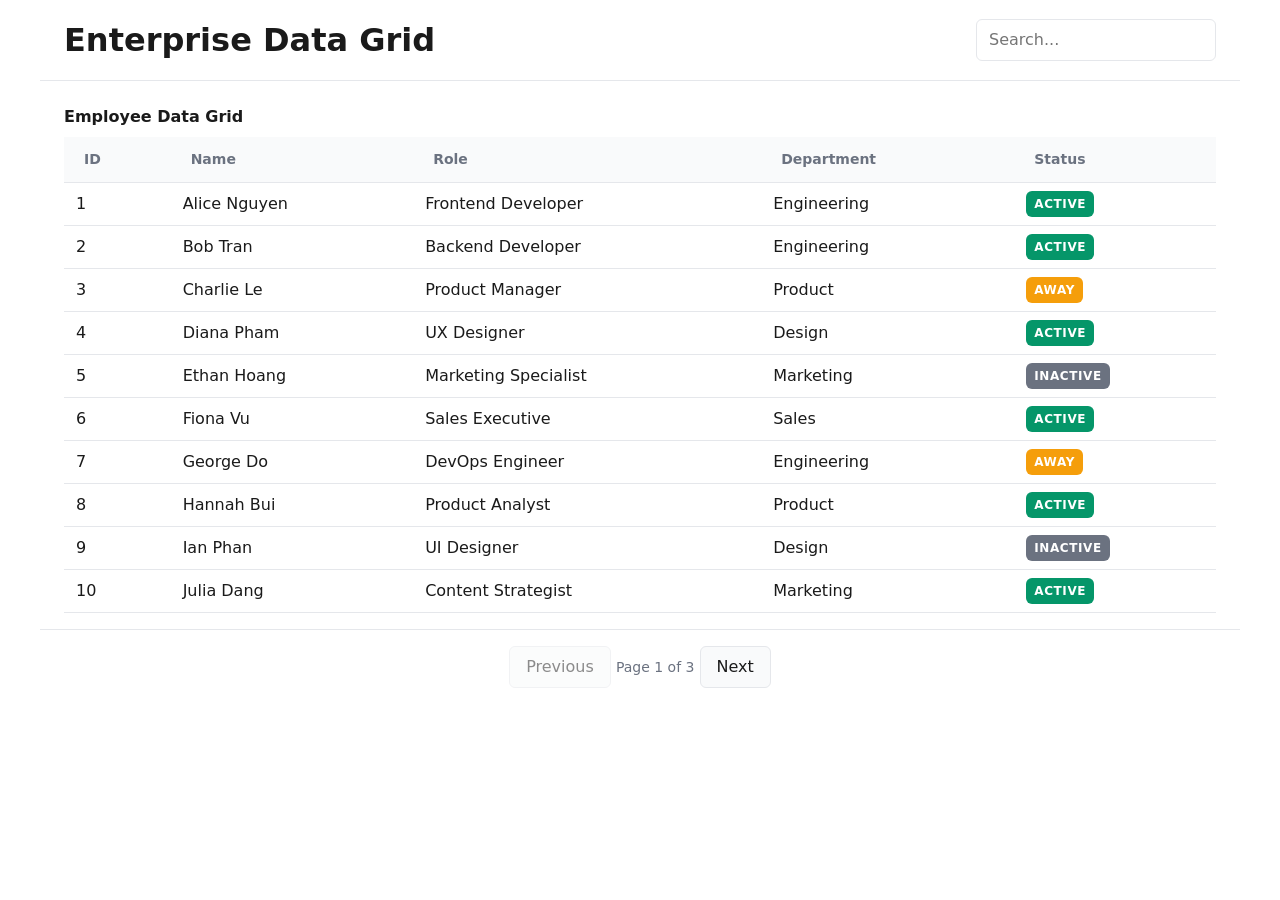
<file: index.html>
<!DOCTYPE html>
<html lang="en">
<head>
    <meta charset="UTF-8">
    <meta name="viewport" content="width=device-width, initial-scale=1.0">
    <title>Enterprise Data Grid</title>
    <link rel="stylesheet" href="css/reset.css">
    <link rel="stylesheet" href="css/variables.css">
    <link rel="stylesheet" href="css/layout.css">
    <link rel="stylesheet" href="css/components.css">
</head>
<body>
    <a href="#main-content" class="skip-link">Skip to main content</a>

    <header>
        <h1>Enterprise Data Grid</h1>
        <input
            type="search"
            id="search-input"
            placeholder="Search..."
            aria-label="Search table data"
        >
    </header>

    <main id="main-content">
        <table
            id="data-grid"
            role="grid"
            aria-label="Enterprise Data Grid"
        >
            <caption>Employee Data Grid</caption>
            <thead>
                <tr>
                    <th scope="col" aria-sort="none">
                        <button type="button" class="sort-btn" data-sort="id">
                            ID
                        </button>
                    </th>
                    <th scope="col" aria-sort="none">
                        <button type="button" class="sort-btn" data-sort="name">
                            Name
                        </button>
                    </th>
                    <th scope="col" aria-sort="none">
                        <button type="button" class="sort-btn" data-sort="role">
                            Role
                        </button>
                    </th>
                    <th scope="col" aria-sort="none">
                        <button type="button" class="sort-btn" data-sort="department">
                            Department
                        </button>
                    </th>
                    <th scope="col" aria-sort="none">
                        <button type="button" class="sort-btn" data-sort="status">
                            Status
                        </button>
                    </th>
                </tr>
            </thead>
            <tbody id="grid-body">
            </tbody>
        </table>
    </main>

    <footer>
        <nav aria-label="Table pagination">
            <button
                type="button"
                id="prev-page"
                aria-label="Previous Page"
                disabled
            >
                Previous
            </button>
            <span id="page-info" aria-live="polite">Page 1 of 1</span>
            <button
                type="button"
                id="next-page"
                aria-label="Next Page"
                disabled
            >
                Next
            </button>
        </nav>
    </footer>

    <script src="js/data.js" defer></script>
    <script src="js/render.js" defer></script>
    <script src="js/sort.js" defer></script>
    <script src="js/pagination.js" defer></script>
    <script src="js/keyboard-nav.js" defer></script>
</body>
</html>
</file>
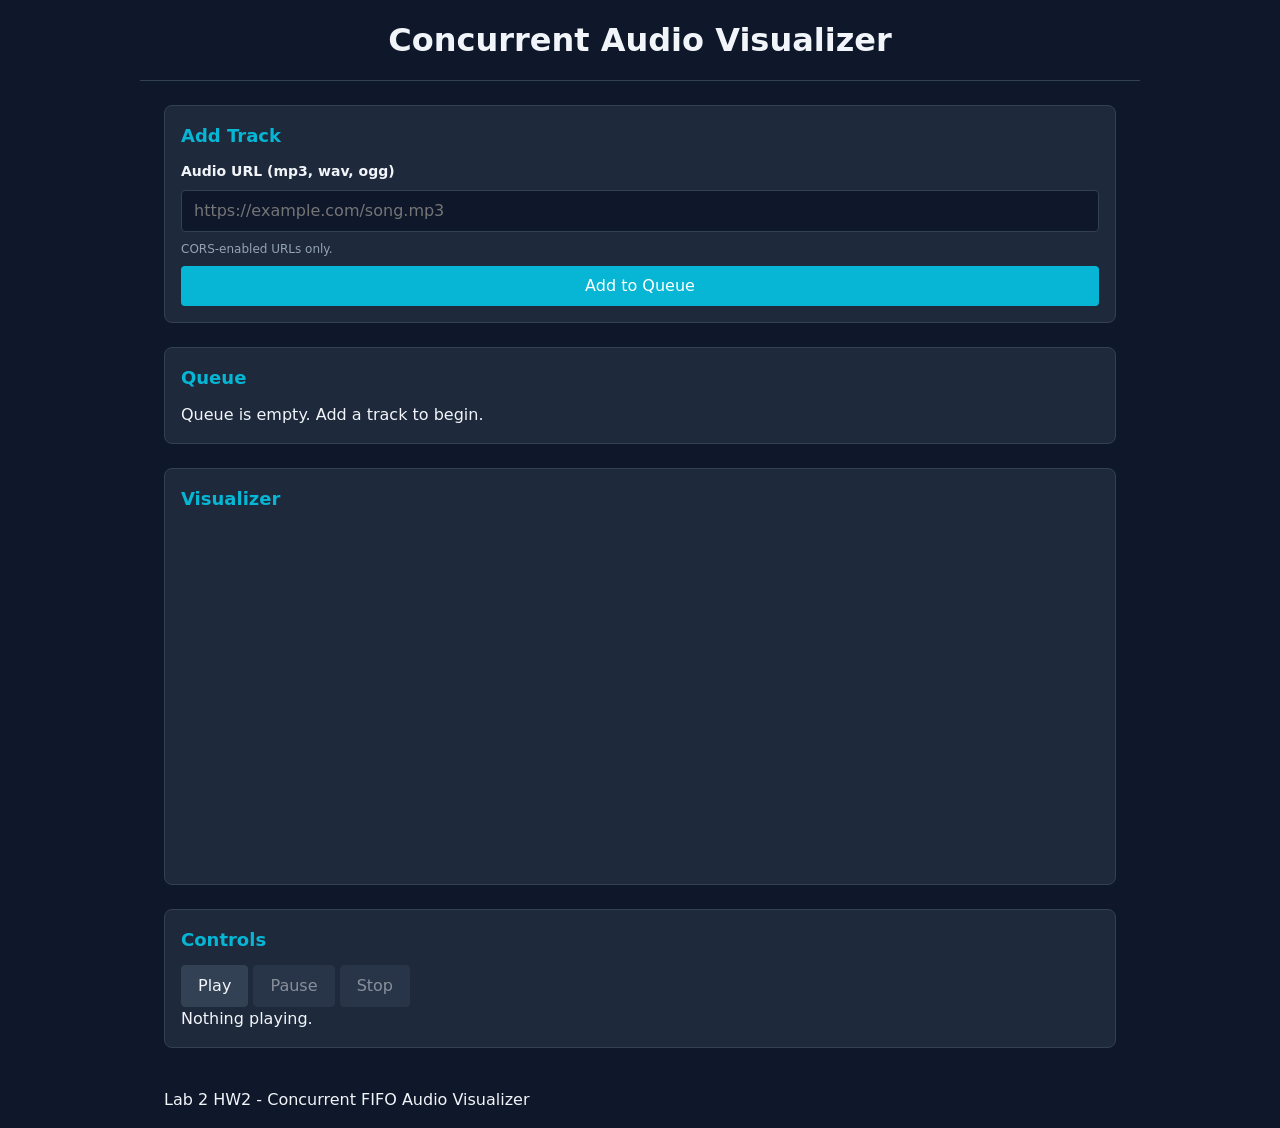
<file: web-lab2-homework2/index.html>
<!DOCTYPE html>
<html lang="en">
<head>
    <meta charset="UTF-8">
    <meta name="viewport" content="width=device-width, initial-scale=1.0">
    <title>Concurrent Audio Visualizer</title>
    <link rel="stylesheet" href="css/variables.css">
    <link rel="stylesheet" href="css/main.css">
</head>
<body>
    <a href="#main-content" class="skip-link">Skip to main content</a>

    <header>
        <h1>Concurrent Audio Visualizer</h1>
    </header>

    <main id="main-content">
        <section id="add-track-section" aria-labelledby="add-track-heading">
            <h2 id="add-track-heading">Add Track</h2>

            <form id="add-track-form">
                <label for="track-url">Audio URL (mp3, wav, ogg)</label>
                <input
                    type="url"
                    id="track-url"
                    name="track-url"
                    placeholder="https://example.com/song.mp3"
                    required
                    aria-describedby="url-hint"
                >
                <small id="url-hint">CORS-enabled URLs only.</small>
                <button type="submit" id="add-track-btn">Add to Queue</button>
            </form>
        </section>

        <section id="queue-section" aria-labelledby="queue-heading">
            <h2 id="queue-heading">Queue</h2>
            <p id="queue-empty" aria-live="polite">Queue is empty. Add a track to begin.</p>
            <ol id="queue-list" aria-live="polite"></ol>
        </section>

        <section id="visualizer-section" aria-labelledby="visualizer-heading">
            <h2 id="visualizer-heading">Visualizer</h2>
            <canvas
                id="visualizer-canvas"
                width="800"
                height="300"
                role="img"
                aria-label="Audio frequency visualizer"
            ></canvas>
        </section>

        <section id="controls-section" aria-labelledby="controls-heading">
            <h2 id="controls-heading">Controls</h2>
            <button id="play-btn" type="button" aria-label="Play current track">Play</button>
            <button id="pause-btn" type="button" aria-label="Pause current track" disabled>Pause</button>
            <button id="stop-btn" type="button" aria-label="Stop current track" disabled>Stop</button>
            <p id="now-playing" aria-live="polite">Nothing playing.</p>
        </section>
    </main>

    <footer>
        <p>Lab 2 HW2 - Concurrent FIFO Audio Visualizer</p>
    </footer>

    <script src="js/queue.js" defer></script>
    <script src="js/audio-engine.js" defer></script>
    <script src="js/visualizer.js" defer></script>
    <script src="js/cleanup.js" defer></script>
    <script src="js/main.js" defer></script>
</body>
</html>
</file>
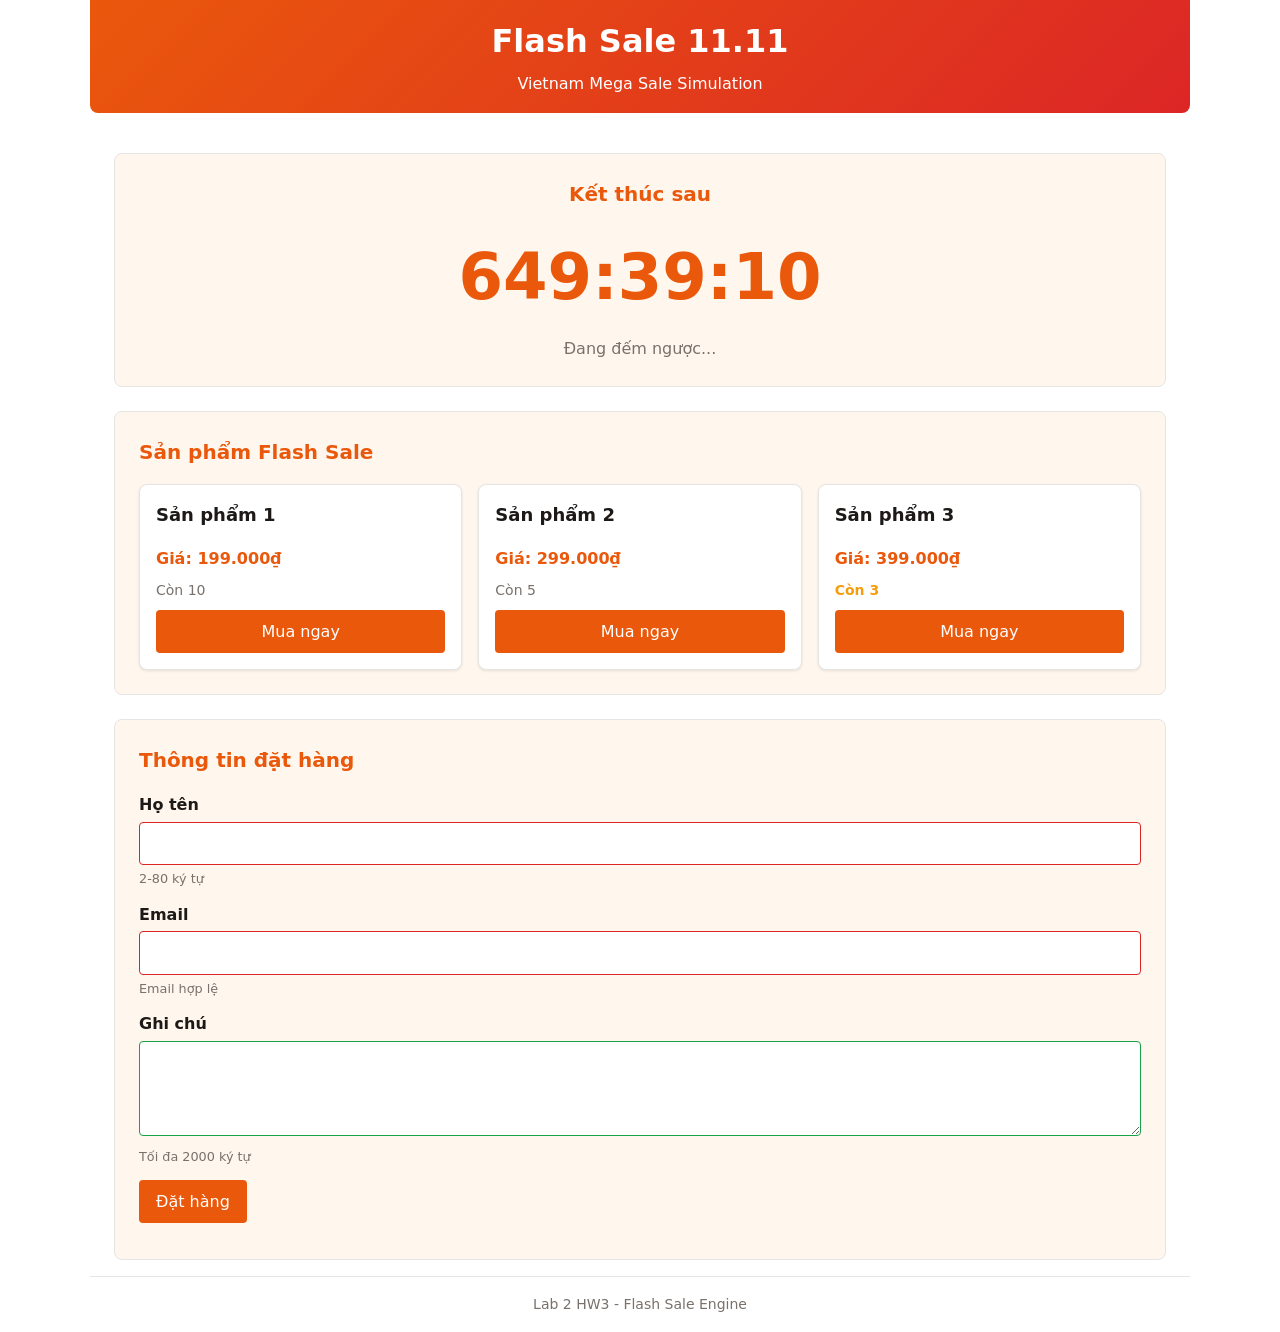
<file: web-lab2-homework3/index.html>
<!DOCTYPE html>
<html lang="vi">
<head>
  <meta charset="UTF-8">
  <meta name="viewport" content="width=device-width, initial-scale=1.0">
  <title>Flash Sale 11.11 - Vietnam Mega Sale</title>
  <link rel="stylesheet" href="css/variables.css">
  <link rel="stylesheet" href="css/layout.css">
  <link rel="stylesheet" href="css/components.css">
</head>
<body>
  <a href="#main-content" class="skip-link">Chuyển đến nội dung chính</a>

  <header>
    <h1>Flash Sale 11.11</h1>
    <p>Vietnam Mega Sale Simulation</p>
  </header>

  <main id="main-content">
    <section id="countdown-section" aria-labelledby="countdown-heading">
      <h2 id="countdown-heading">Kết thúc sau</h2>
      <time id="countdown-target" datetime="2026-12-31T23:59:59Z" data-target="2026-12-31T23:59:59Z">
        <span id="cd-display" role="timer" aria-live="off">--:--:--</span>
      </time>
      <p id="cd-status" aria-live="polite">Đang đếm ngược...</p>
    </section>

    <section id="inventory-section" aria-labelledby="inventory-heading">
      <h2 id="inventory-heading">Sản phẩm Flash Sale</h2>
      <ul class="product-grid" id="product-list" role="list">
        <li class="card product-card" data-id="sp-001" data-stock="10">
          <h3>Sản phẩm 1</h3>
          <p class="price">Giá: <strong>199.000₫</strong></p>
          <p class="stock" data-stock-display>Còn 10 sản phẩm</p>
          <button class="buy-btn" data-action="buy" data-id="sp-001" type="button">Mua ngay</button>
        </li>
        <li class="card product-card" data-id="sp-002" data-stock="5">
          <h3>Sản phẩm 2</h3>
          <p class="price">Giá: <strong>299.000₫</strong></p>
          <p class="stock" data-stock-display>Còn 5 sản phẩm</p>
          <button class="buy-btn" data-action="buy" data-id="sp-002" type="button">Mua ngay</button>
        </li>
        <li class="card product-card" data-id="sp-003" data-stock="3">
          <h3>Sản phẩm 3</h3>
          <p class="price">Giá: <strong>399.000₫</strong></p>
          <p class="stock" data-stock-display>Còn 3 sản phẩm</p>
          <button class="buy-btn" data-action="buy" data-id="sp-003" type="button">Mua ngay</button>
        </li>
      </ul>
      <p id="inventory-status" aria-live="polite"></p>
    </section>

    <section id="checkout-section" aria-labelledby="checkout-heading">
      <h2 id="checkout-heading">Thông tin đặt hàng</h2>
      <form id="register-form" novalidate>
        <p>
          <label for="reg-name">Họ tên</label>
          <input type="text" id="reg-name" name="name" required minlength="2" maxlength="80" autocomplete="name" aria-describedby="reg-name-hint">
          <small id="reg-name-hint">2-80 ký tự</small>
        </p>

        <p>
          <label for="reg-email">Email</label>
          <input type="email" id="reg-email" name="email" required maxlength="254" autocomplete="email" aria-describedby="reg-email-hint">
          <small id="reg-email-hint">Email hợp lệ</small>
        </p>

        <p>
          <label for="reg-message">Ghi chú</label>
          <textarea id="reg-message" name="message" rows="3" maxlength="2000" aria-describedby="reg-message-hint"></textarea>
          <small id="reg-message-hint">Tối đa 2000 ký tự</small>
        </p>

        <p>
          <button type="submit" id="reg-submit">Đặt hàng</button>
        </p>

        <p id="form-status" role="status" data-state="idle" aria-live="polite"></p>
      </form>
    </section>
  </main>

  <footer>
    <p>Lab 2 HW3 - Flash Sale Engine</p>
  </footer>

  <script src="js/sanitize.js" defer></script>
  <script src="js/form-state.js" defer></script>
  <script src="js/countdown.js" defer></script>
  <script src="js/inventory.js" defer></script>
  <script src="js/main.js" defer></script>
</body>
</html>
</file>
<file: css/variables.css>
:root {
    /* Colors */
    --bg: #ffffff;
    --text: #1a1a1a;
    --muted: #6b7280;
    --border: #e5e7eb;
    --card-bg: #f9fafb;
    --hover-bg: #f3f4f6;
    --accent: #2563eb;
    --accent-contrast: #ffffff;
    --focus: #f59e0b;
    --success: #059669;
    --danger: #dc2626;

    /* Spacing scale (4px base) */
    --space-1: 0.25rem;
    --space-2: 0.5rem;
    --space-3: 0.75rem;
    --space-4: 1rem;
    --space-6: 1.5rem;
    --space-8: 2rem;

    /* Radius & shadows */
    --radius: 6px;
    --shadow-sm: 0 1px 2px rgba(0, 0, 0, 0.05);
}
</file>
<file: css/layout.css>
body {
    font-family: system-ui, -apple-system, sans-serif;
    background: var(--bg);
    color: var(--text);
}

.skip-link {
    position: absolute;
    inset-inline-start: -9999px;
    background: var(--accent);
    color: var(--accent-contrast);
    padding: var(--space-2) var(--space-3);
    border-radius: var(--radius);
    z-index: 100;
}

.skip-link:focus {
    inset-inline-start: var(--space-3);
    top: var(--space-3);
}

header,
main,
footer {
    max-width: 1200px;
    margin-inline: auto;
    padding: var(--space-4) var(--space-6);
}

header {
    display: flex;
    justify-content: space-between;
    align-items: center;
    flex-wrap: wrap;
    gap: var(--space-3);
    border-bottom: 1px solid var(--border);
    padding-block: var(--space-4);
}

footer {
    display: flex;
    justify-content: center;
    align-items: center;
    gap: var(--space-4);
    border-top: 1px solid var(--border);
    padding-block: var(--space-4);
}

#search-input {
    padding: var(--space-2) var(--space-3);
    border: 1px solid var(--border);
    border-radius: var(--radius);
    background: var(--bg);
    color: var(--text);
    min-width: 240px;
}

.table-wrap {
    overflow-x: auto;
}

@media (max-width: 600px) {
    header,
    main,
    footer {
        padding-inline: var(--space-3);
    }

    header {
        flex-direction: column;
        align-items: stretch;
    }

    #search-input {
        width: 100%;
        min-width: 0;
    }
}
</file>
<file: css/components.css>
:focus-visible {
    outline: 3px solid var(--focus);
    outline-offset: 2px;
    border-radius: 4px;
}

table {
    width: 100%;
    border-collapse: collapse;
    text-align: left;
}

caption {
    caption-side: top;
    padding: var(--space-2) 0;
    font-weight: 600;
    text-align: left;
}

th,
td {
    padding: var(--space-2) var(--space-3);
    border-bottom: 1px solid var(--border);
    vertical-align: middle;
}

thead th {
    background: var(--card-bg);
    font-weight: 600;
    font-size: 0.875rem;
    text-transform: uppercase;
    letter-spacing: 0.05em;
    color: var(--muted);
}

tbody tr:hover {
    background: var(--hover-bg);
}

tbody tr:focus-within {
    background: var(--hover-bg);
    outline: 2px solid var(--focus);
    outline-offset: -2px;
}

.sort-btn {
    background: transparent;
    border: none;
    padding: var(--space-1) var(--space-2);
    font: inherit;
    font-weight: inherit;
    color: inherit;
    cursor: pointer;
    display: inline-flex;
    align-items: center;
    gap: var(--space-1);
    border-radius: var(--radius);
}

.sort-btn:hover {
    background: var(--border);
}

.sort-btn[aria-sort="ascending"]::after {
    content: " ▲";
    font-size: 0.75em;
    color: var(--accent);
}

.sort-btn[aria-sort="descending"]::after {
    content: " ▼";
    font-size: 0.75em;
    color: var(--accent);
}

#prev-page,
#next-page {
    padding: var(--space-2) var(--space-4);
    border: 1px solid var(--border);
    background: var(--card-bg);
    color: var(--text);
    border-radius: var(--radius);
    cursor: pointer;
    font-weight: 500;
}

#prev-page:hover:not(:disabled),
#next-page:hover:not(:disabled) {
    background: var(--accent);
    color: var(--accent-contrast);
    border-color: var(--accent);
}

#prev-page:disabled,
#next-page:disabled {
    opacity: 0.5;
    cursor: not-allowed;
}

.badge {
    display: inline-block;
    padding: var(--space-1) var(--space-2);
    border-radius: var(--radius);
    font-size: 0.75rem;
    font-weight: 600;
    text-transform: uppercase;
    letter-spacing: 0.05em;
}

.badge-active {
    background: var(--success);
    color: var(--accent-contrast);
}

.badge-away {
    background: var(--focus);
    color: var(--accent-contrast);
}

.badge-inactive {
    background: var(--muted);
    color: var(--accent-contrast);
}

#page-info {
    font-size: 0.875rem;
    color: var(--muted);
    font-variant-numeric: tabular-nums;
}

@media (max-width: 600px) {
    th,
    td {
        padding: var(--space-1) var(--space-2);
        font-size: 0.875rem;
    }
}
</file>
<file: web-lab2-homework2/css/variables.css>
:root {
    /* Colors - Dark Theme */
    --bg: #0f172a;
    --surface: #1e293b;
    --surface-hover: #334155;
    --text: #f1f5f9;
    --text-muted: #94a3b8;
    --border: #334155;
    --accent: #06b6d4;
    --accent-hover: #0891b2;
    --accent-contrast: #ffffff;
    --danger: #ef4444;
    --success: #22c55e;
    --focus: #fbbf24;
    --canvas-bg: #020617;
    --bar-gradient-start: #06b6d4;
    --bar-gradient-end: #a855f7;

    /* Spacing - 4px Base */
    --space-1: 0.25rem;
    --space-2: 0.5rem;
    --space-3: 0.75rem;
    --space-4: 1rem;
    --space-6: 1.5rem;
    --space-8: 2rem;

    /* Radius & Shadow */
    --radius: 8px;
    --radius-sm: 4px;
    --shadow: 0 4px 6px rgba(0, 0, 0, 0.3);

    /* Typography */
    --font-sans: system-ui, -apple-system, sans-serif;
    --font-mono: ui-monospace, "Cascadia Code", monospace;
}
</file>
<file: web-lab2-homework2/css/main.css>
/* Reset & Base */
*,
*::before,
*::after {
    box-sizing: border-box;
    margin: 0;
    padding: 0;
}

body {
    font-family: var(--font-sans);
    background: var(--bg);
    color: var(--text);
    min-height: 100vh;
    line-height: 1.5;
}

canvas {
    display: block;
    max-width: 100%;
}

/* Skip Link */
.skip-link {
    position: absolute;
    inset-inline-start: -9999px;
    background: var(--accent);
    color: var(--accent-contrast);
    padding: var(--space-2) var(--space-3);
    border-radius: var(--radius-sm);
    z-index: 100;
}

.skip-link:focus {
    inset-inline-start: var(--space-3);
    top: var(--space-3);
}

/* Focus Ring */
:focus-visible {
    outline: 3px solid var(--focus);
    outline-offset: 2px;
}

/* Layout */
header,
main,
footer {
    max-width: 1000px;
    margin-inline: auto;
    padding: var(--space-4) var(--space-6);
}

header {
    border-bottom: 1px solid var(--border);
    text-align: center;
}

main {
    display: grid;
    gap: var(--space-6);
    padding-block: var(--space-6);
}

section {
    background: var(--surface);
    border: 1px solid var(--border);
    border-radius: var(--radius);
    padding: var(--space-4);
}

section h2 {
    font-size: 1.125rem;
    margin-block-end: var(--space-3);
    color: var(--accent);
}

/* Form */
form {
    display: flex;
    flex-direction: column;
    gap: var(--space-2);
}

label {
    font-weight: 600;
    font-size: 0.875rem;
}

input[type="url"] {
    padding: var(--space-2) var(--space-3);
    background: var(--bg);
    border: 1px solid var(--border);
    border-radius: var(--radius-sm);
    color: var(--text);
    font: inherit;
}

input[type="url"]:focus {
    border-color: var(--accent);
}

small {
    color: var(--text-muted);
    font-size: 0.75rem;
}

/* Buttons */
button {
    padding: var(--space-2) var(--space-4);
    background: var(--accent);
    color: var(--accent-contrast);
    border: none;
    border-radius: var(--radius-sm);
    font-weight: 600;
    cursor: pointer;
    font: inherit;
}

button:hover:not(:disabled) {
    background: var(--accent-hover);
}

button:disabled {
    opacity: 0.5;
    cursor: not-allowed;
}

#controls-section button {
    background: var(--surface-hover);
    color: var(--text);
    border: 1px solid var(--border);
}

#controls-section button:hover:not(:disabled) {
    background: var(--accent);
    color: var(--accent-contrast);
    border-color: var(--accent);
}

/* Queue List */
#queue-list {
    list-style: none;
    display: flex;
    flex-direction: column;
    gap: var(--space-2);
}

#queue-list li {
    padding: var(--space-2) var(--space-3);
    background: var(--bg);
    border: 1px solid var(--border);
    border-radius: var(--radius-sm);
    display: flex;
    justify-content: space-between;
    align-items: center;
    gap: var(--space-2);
    word-break: break-all;
}

#queue-list li[data-status="playing"] {
    border-color: var(--accent);
}

#queue-list li[data-status="error"] {
    border-color: var(--danger);
    color: var(--danger);
}

#queue-list li[data-status="done"] {
    opacity: 0.5;
    text-decoration: line-through;
}

.track-status {
    font-size: 0.75rem;
    text-transform: uppercase;
    color: var(--text-muted);
    font-family: var(--font-mono);
    flex-shrink: 0;
}

/* Visualizer Canvas */
#visualizer-canvas {
    width: 100%;
    height: auto;
    background:
</file>
<file: web-lab2-homework3/css/variables.css>
:root {
  /* Colors */
  --bg: #ffffff;
  --surface: #fff7ed;
  --surface-alt: #ffedd5;
  --text: #1c1917;
  --text-muted: #78716c;
  --border: #e7e5e4;
  --accent: #ea580c;
  --accent-hover: #c2410c;
  --accent-contrast: #ffffff;
  --danger: #dc2626;
  --success: #16a34a;
  --warning: #f59e0b;
  --focus: #2563eb;
  --card-bg: #ffffff;
  --badge-flash: #dc2626;
  --badge-sold: #78716c;

  /* Spacing */
  --space-1: 0.25rem;
  --space-2: 0.5rem;
  --space-3: 0.75rem;
  --space-4: 1rem;
  --space-6: 1.5rem;
  --space-8: 2rem;

  /* Radius & shadow */
  --radius: 8px;
  --radius-sm: 4px;
  --shadow-sm: 0 1px 3px rgba(0, 0, 0, 0.1);
  --shadow-md: 0 4px 12px rgba(0, 0, 0, 0.15);

  /* Typography */
  --font-sans: system-ui, -apple-system, "Segoe UI", sans-serif;
  --font-mono: ui-monospace, "Cascadia Code", monospace;

  /* Z-index */
  --z-skip-link: 100;
  --z-modal: 200;
}
</file>
<file: web-lab2-homework3/css/layout.css>
*, *::before, *::after {
  box-sizing: border-box;
  margin: 0;
  padding: 0;
}

body {
  font-family: var(--font-sans);
  background: var(--bg);
  color: var(--text);
  min-height: 100vh;
  line-height: 1.6;
}

.skip-link {
  position: absolute;
  inset-inline-start: -9999px;
  background: var(--accent);
  color: var(--accent-contrast);
  padding: var(--space-2) var(--space-3);
  border-radius: var(--radius-sm);
  z-index: var(--z-skip-link);
}

.skip-link:focus {
  inset-inline-start: var(--space-3);
  top: var(--space-3);
}

header, main, footer {
  max-width: 1100px;
  margin-inline: auto;
  padding: var(--space-4) var(--space-6);
}

header {
  background: linear-gradient(135deg, var(--accent), var(--badge-flash));
  color: var(--accent-contrast);
  text-align: center;
  border-radius: 0 0 var(--radius) var(--radius);
  margin-block-end: var(--space-6);
}

header h1 {
  font-size: 2rem;
  margin-block-end: var(--space-1);
}

main {
  display: grid;
  gap: var(--space-6);
  padding-block: var(--space-4);
}

section {
  background: var(--surface);
  border: 1px solid var(--border);
  border-radius: var(--radius);
  padding: var(--space-6);
}

section h2 {
  font-size: 1.25rem;
  margin-block-end: var(--space-4);
  color: var(--accent);
}

#countdown-section {
  text-align: center;
}

#countdown-target {
  display: inline-block;
  font-variant-numeric: tabular-nums;
  font-size: clamp(2rem, 8vw, 4rem);
  font-weight: 700;
  color: var(--accent);
}

#cd-status {
  color: var(--text-muted);
  margin-block-start: var(--space-2);
}

.product-grid {
  list-style: none;
  display: grid;
  grid-template-columns: repeat(auto-fit, minmax(260px, 1fr));
  gap: var(--space-4);
  padding: 0;
}

footer {
  border-top: 1px solid var(--border);
  text-align: center;
  color: var(--text-muted);
  font-size: 0.875rem;
}

@media (prefers-reduced-motion: reduce) {
  *, *::before, *::after {
    animation-duration: 0.01ms !important;
    transition-duration: 0.01ms !important;
  }
}

@media (max-width: 600px) {
  header, main, footer {
    padding-inline: var(--space-3);
  }

  section {
    padding: var(--space-4);
  }

  header h1 {
    font-size: 1.5rem;
  }
}
</file>
<file: web-lab2-homework3/css/components.css>
:focus-visible {
  outline: 3px solid var(--focus);
  outline-offset: 2px;
  border-radius: 4px;
}

.card {
  background: var(--card-bg);
  border: 1px solid var(--border);
  border-radius: var(--radius);
  padding: var(--space-4);
  box-shadow: var(--shadow-sm);
}

.card h3 {
  margin-block-end: var(--space-2);
  font-size: 1.125rem;
}

.product-card {
  display: flex;
  flex-direction: column;
  gap: var(--space-2);
}

.product-card .price {
  color: var(--accent);
  font-weight: 600;
}

.product-card .stock {
  font-size: 0.875rem;
  color: var(--text-muted);
}

.product-card .stock[data-low] {
  color: var(--warning);
  font-weight: 600;
}

.product-card .stock[data-out] {
  color: var(--danger);
  font-weight: 600;
}

button {
  padding: var(--space-2) var(--space-4);
  background: var(--accent);
  color: var(--accent-contrast);
  border: 1px solid transparent;
  border-radius: var(--radius-sm);
  font-weight: 600;
  cursor: pointer;
  font: inherit;
  transition: background 0.15s;
}

button:hover:not(:disabled) {
  background: var(--accent-hover);
}

button:disabled {
  opacity: 0.5;
  cursor: not-allowed;
}

form p {
  margin-block: var(--space-3);
}

label {
  display: block;
  font-weight: 600;
  margin-block-end: var(--space-1);
}

small {
  color: var(--text-muted);
  font-size: 0.8rem;
  display: block;
  margin-block-start: var(--space-1);
}

input, textarea {
  width: 100%;
  padding: var(--space-2);
  border: 1px solid var(--border);
  border-radius: var(--radius-sm);
  background: var(--bg);
  color: var(--text);
  font: inherit;
}

input:invalid:not(:placeholder-shown),
textarea:invalid:not(:placeholder-shown) {
  border-color: var(--danger);
}

input:valid:not(:placeholder-shown),
textarea:valid:not(:placeholder-shown) {
  border-color: var(--success);
}

#form-status {
  margin-block-start: var(--space-3);
  font-weight: 600;
}

#form-status[data-state="success"] {
  color: var(--success);
}

#form-status[data-state="error"] {
  color: var(--danger);
}

#form-status[data-state="submitting"] {
  color: var(--text-muted);
}

.badge {
  display: inline-block;
  padding: var(--space-1) var(--space-2);
  border-radius: var(--radius-sm);
  font-size: 0.75rem;
  font-weight: 600;
  text-transform: uppercase;
}

.badge-flash {
  background: var(--badge-flash);
  color: var(--accent-contrast);
}

.badge-sold {
  background: var(--badge-sold);
  color: var(--accent-contrast);
}
</file>
